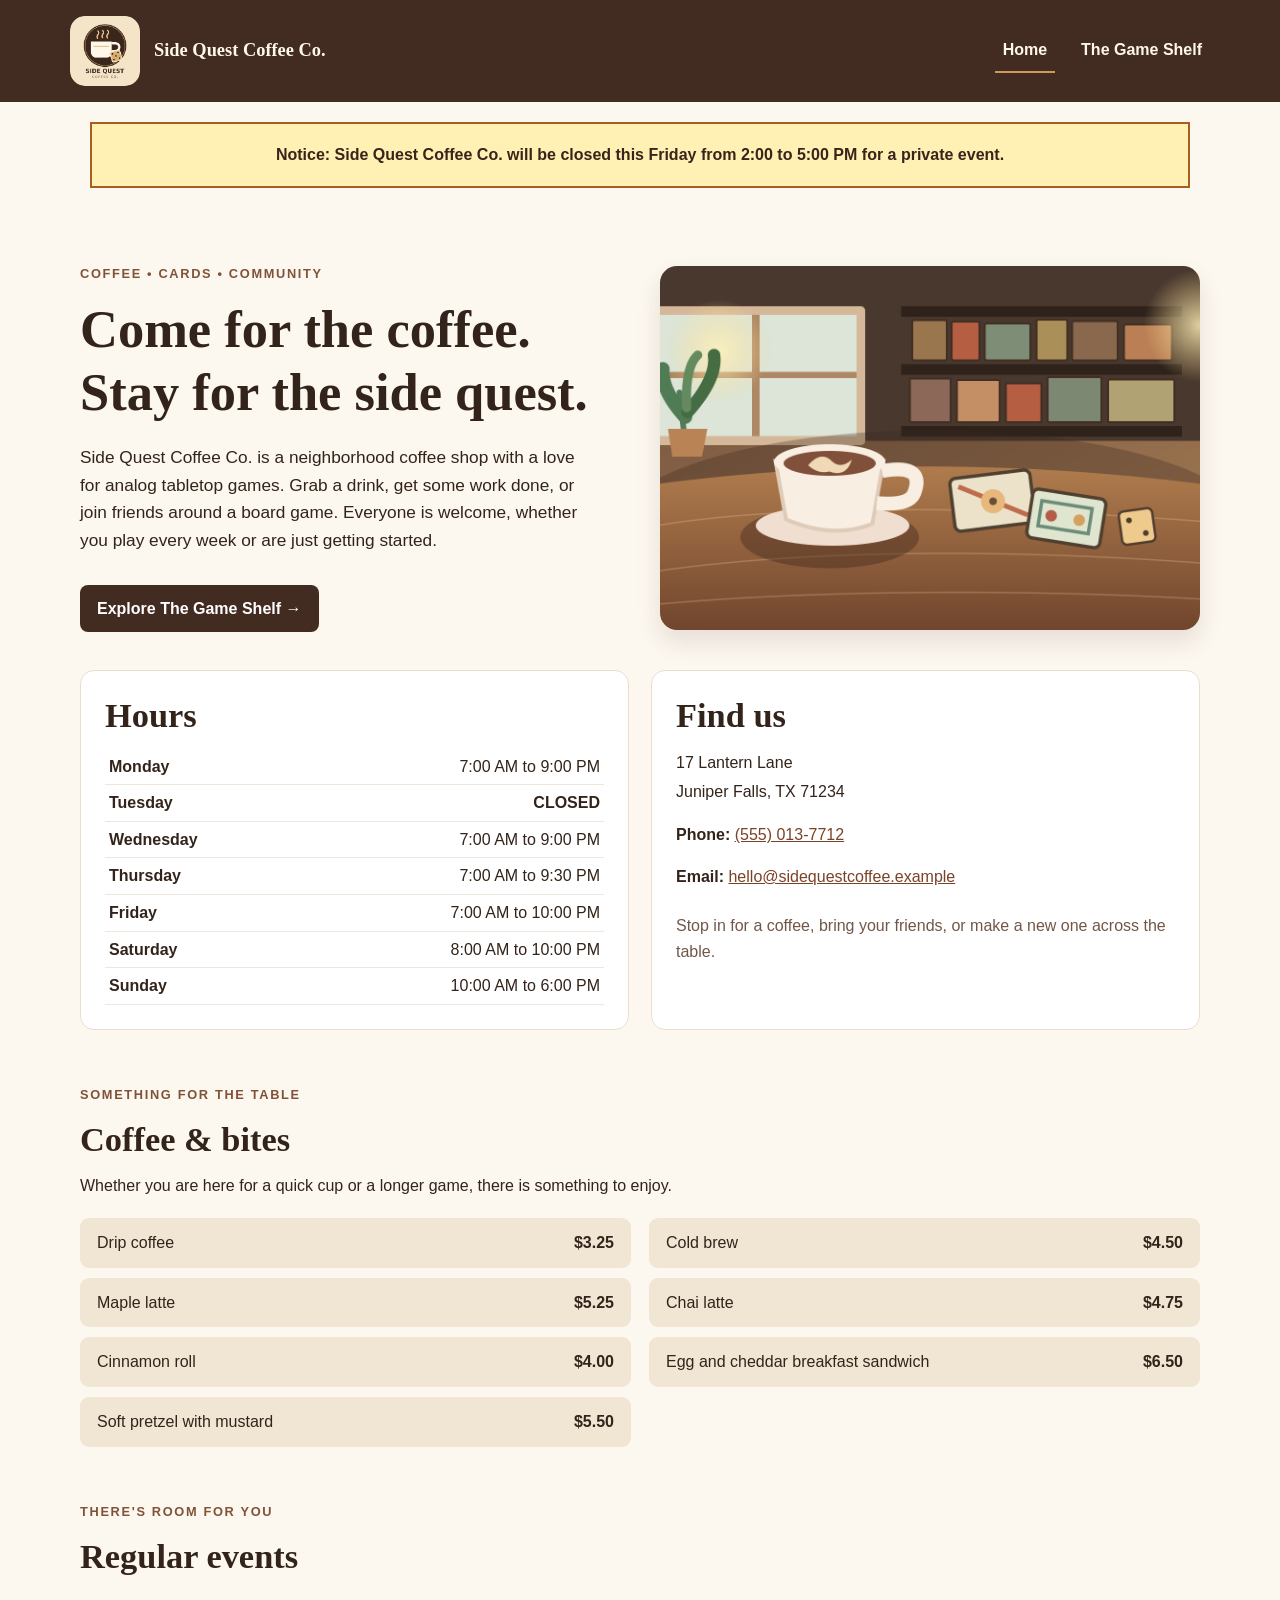
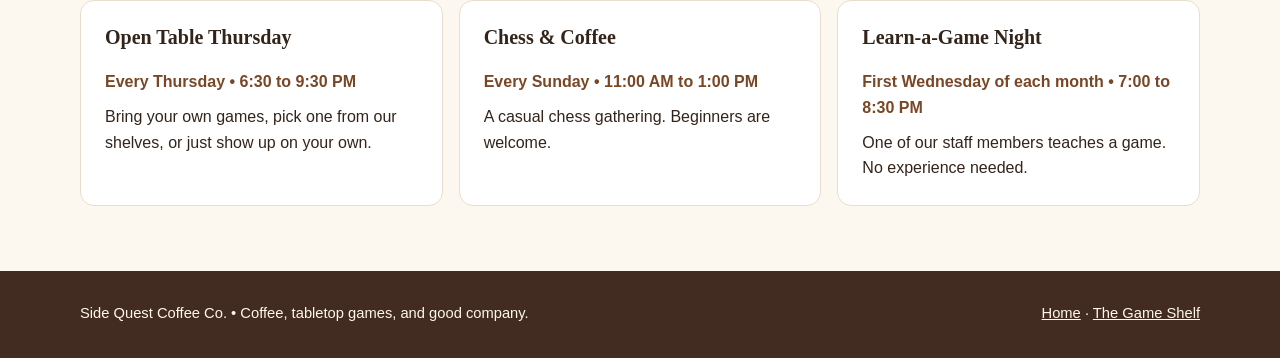
<file: index.html>
<!DOCTYPE html>
<html lang="en">
<head>
  <meta charset="UTF-8">
  <meta name="viewport" content="width=device-width, initial-scale=1">
  <meta name="description" content="Side Quest Coffee Co. is a neighborhood coffee shop and tabletop gaming space in Juniper Falls.">
  <title>Home | Side Quest Coffee Co.</title>
  <link rel="stylesheet" href="style.css">
</head>
<body>
  <header class="site-header">
    <div class="header-inner">
      <a class="brand" href="index.html" aria-label="Side Quest Coffee Co. home">
        <img src="images/sidequest-logo.png" alt="Side Quest Coffee Co. logo showing a coffee cup and a five-dot game die" width="76" height="76">
        <span>Side Quest Coffee Co.</span>
      </a>
      <nav aria-label="Main navigation">
        <a href="index.html" aria-current="page">Home</a>
        <a href="games.html">The Game Shelf</a>
      </nav>
    </div>
  </header>

  <main>
    
<p style="background-color: #fff0b3; color: #38241b; border: 2px solid #a85e20; padding: 18px; margin: 20px auto; max-width: 1100px; font-weight: bold; text-align: center;">
  Notice: Side Quest Coffee Co. will be closed this Friday from 2:00 to 5:00 PM for a private event.
</p>

    <section class="hero wrapper">
      <div class="hero-copy">
        <p class="eyebrow">Coffee • Cards • Community</p>
        <h1>Come for the coffee. Stay for the side quest.</h1>
        <p>Side Quest Coffee Co. is a neighborhood coffee shop with a love for analog tabletop games. Grab a drink, get some work done, or join friends around a board game. Everyone is welcome, whether you play every week or are just getting started.</p>
        <a class="button" href="games.html">Explore The Game Shelf →</a>
      </div>
      <img class="hero-image" src="images/coffee-and-games.png" alt="Warm coffee shop scene with a latte, tabletop game cards and a die on a wooden community table" width="1300" height="760">
    </section>

    <div class="wrapper info-grid">
      <section class="panel" aria-labelledby="hours-heading">
        <h2 id="hours-heading">Hours</h2>
        <table class="hours-table">
          <tbody>
            <tr><th scope="row">Monday</th><td>7:00 AM to 9:00 PM</td></tr>
            <tr><th scope="row">Tuesday</th><td><strong>CLOSED</strong></td></tr>
            <tr><th scope="row">Wednesday</th><td>7:00 AM to 9:00 PM</td></tr>
            <tr><th scope="row">Thursday</th><td>7:00 AM to 9:30 PM</td></tr>
            <tr><th scope="row">Friday</th><td>7:00 AM to 10:00 PM</td></tr>
            <tr><th scope="row">Saturday</th><td>8:00 AM to 10:00 PM</td></tr>
            <tr><th scope="row">Sunday</th><td>10:00 AM to 6:00 PM</td></tr>
          </tbody>
        </table>
      </section>
      <section class="panel" aria-labelledby="visit-heading">
        <h2 id="visit-heading">Find us</h2>
        <address>
          17 Lantern Lane<br>
          Juniper Falls, TX 71234
        </address>
        <p><strong>Phone:</strong> <a href="tel:5550137712">(555) 013-7712</a></p>
        <p><strong>Email:</strong> <a href="mailto:hello@sidequestcoffee.example">hello@sidequestcoffee.example</a></p>
        <p class="small-note">Stop in for a coffee, bring your friends, or make a new one across the table.</p>
      </section>
    </div>

    <section class="wrapper section" aria-labelledby="menu-heading">
      <p class="eyebrow">Something for the table</p>
      <h2 id="menu-heading">Coffee & bites</h2>
      <p>Whether you are here for a quick cup or a longer game, there is something to enjoy.</p>
      <div class="menu-grid">
        <div class="menu-item"><span>Drip coffee</span><strong>$3.25</strong></div>
        <div class="menu-item"><span>Cold brew</span><strong>$4.50</strong></div>
        <div class="menu-item"><span>Maple latte</span><strong>$5.25</strong></div>
        <div class="menu-item"><span>Chai latte</span><strong>$4.75</strong></div>
        <div class="menu-item"><span>Cinnamon roll</span><strong>$4.00</strong></div>
        <div class="menu-item"><span>Egg and cheddar breakfast sandwich</span><strong>$6.50</strong></div>
        <div class="menu-item"><span>Soft pretzel with mustard</span><strong>$5.50</strong></div>
      </div>
    </section>

    <section class="wrapper section" aria-labelledby="events-heading">
      <p class="eyebrow">There's room for you</p>
      <h2 id="events-heading">Regular events</h2>
      <div class="event-grid">
        <article class="event-card"><h3>Open Table Thursday</h3><p class="event-time">Every Thursday • 6:30 to 9:30 PM</p><p>Bring your own games, pick one from our shelves, or just show up on your own.</p></article>
        <article class="event-card"><h3>Chess & Coffee</h3><p class="event-time">Every Sunday • 11:00 AM to 1:00 PM</p><p>A casual chess gathering. Beginners are welcome.</p></article>
        <article class="event-card"><h3>Learn-a-Game Night</h3><p class="event-time">First Wednesday of each month • 7:00 to 8:30 PM</p><p>One of our staff members teaches a game. No experience needed.</p></article>
      </div>
    </section>
  </main>

  <footer class="site-footer"><div class="wrapper"><p>Side Quest Coffee Co. • Coffee, tabletop games, and good company.</p><p><a href="index.html">Home</a> · <a href="games.html">The Game Shelf</a></p></div></footer>
</body>
</html>
</file>
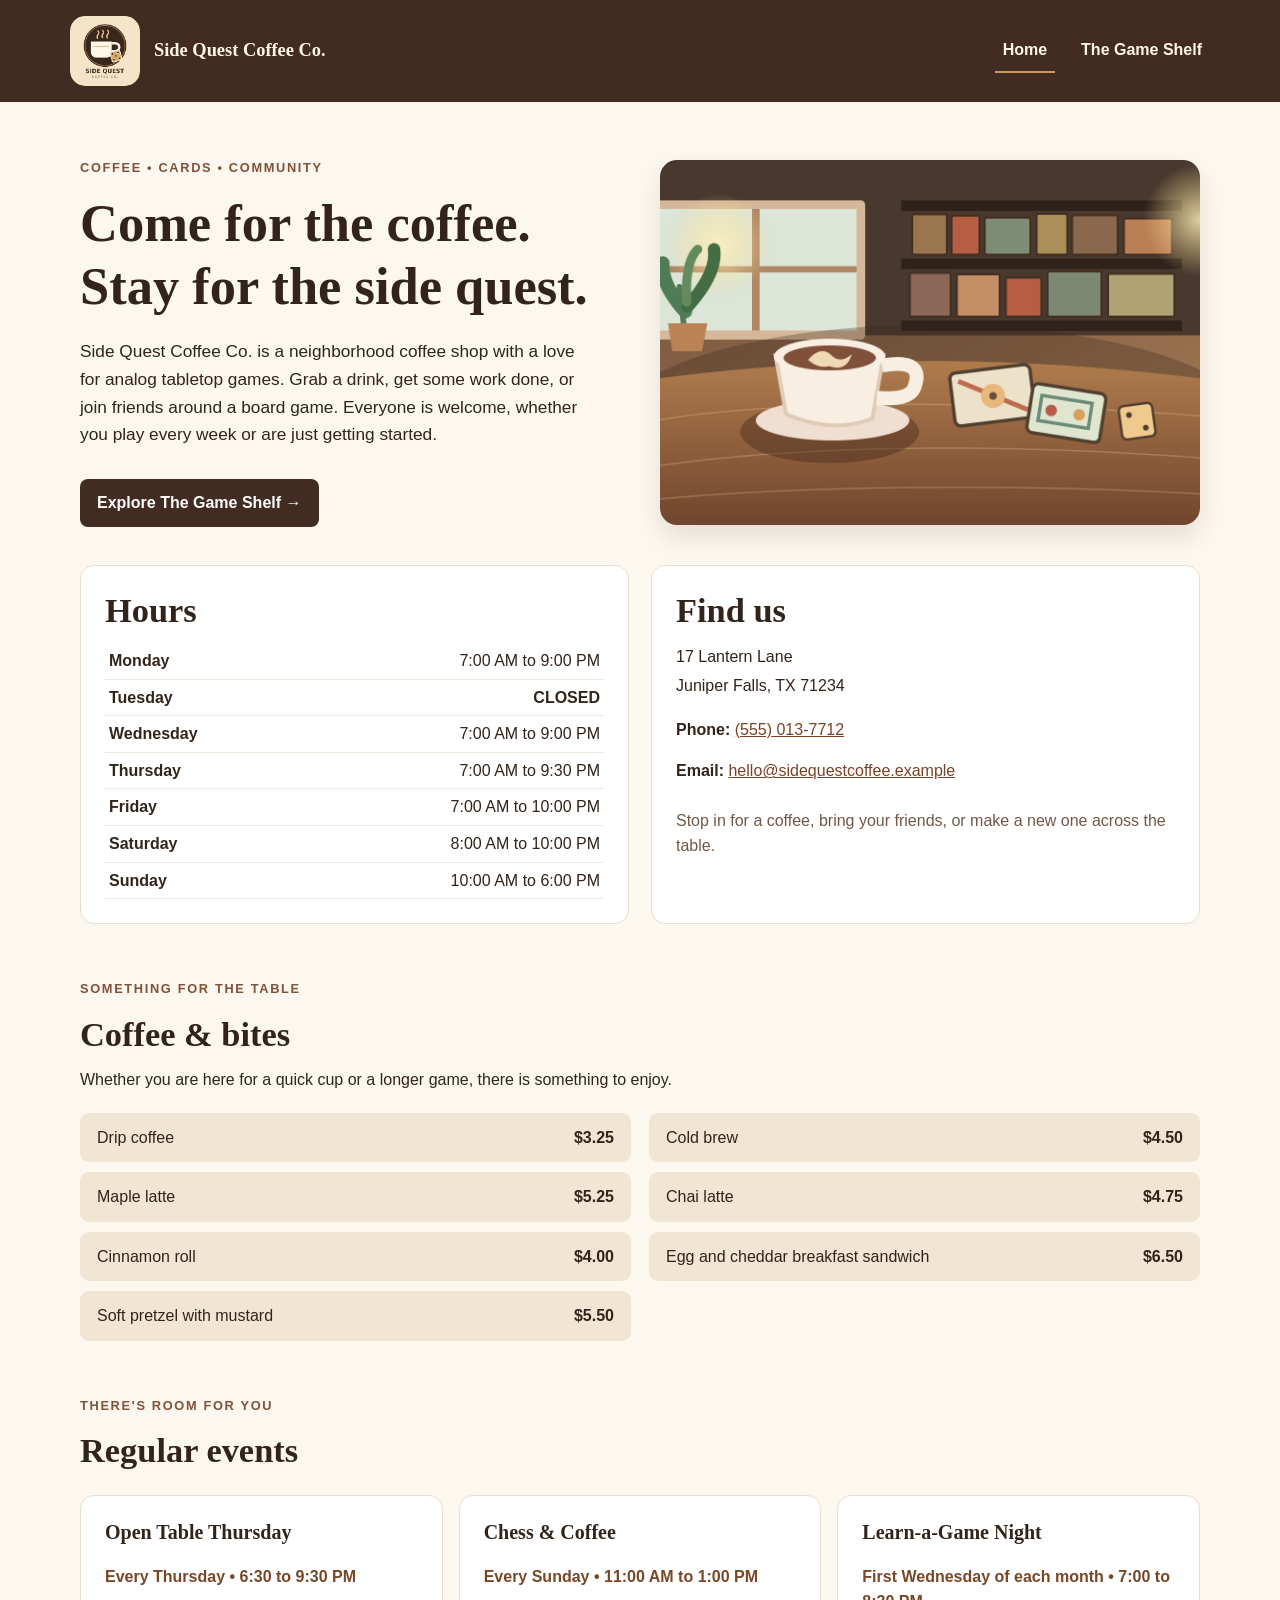
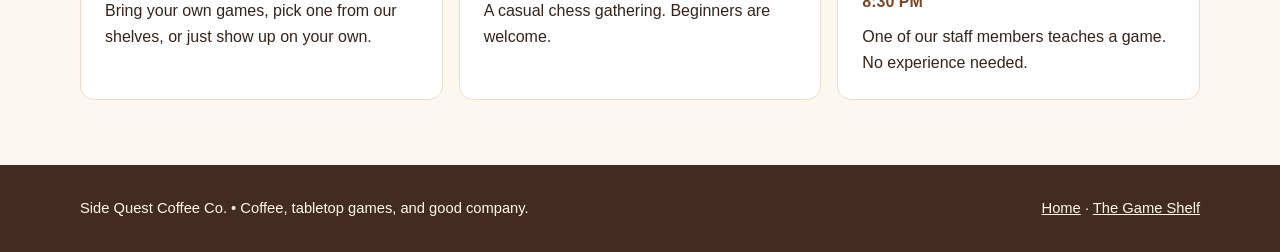
<file: Side_Quest_Ready_to_Upload/index.html>
<!DOCTYPE html>
<html lang="en">
<head>
  <meta charset="UTF-8">
  <meta name="viewport" content="width=device-width, initial-scale=1">
  <meta name="description" content="Side Quest Coffee Co. is a neighborhood coffee shop and tabletop gaming space in Juniper Falls.">
  <title>Home | Side Quest Coffee Co.</title>
  <link rel="stylesheet" href="style.css">
</head>
<body>
  <header class="site-header">
    <div class="header-inner">
      <a class="brand" href="index.html" aria-label="Side Quest Coffee Co. home">
        <img src="images/sidequest-logo.png" alt="Side Quest Coffee Co. logo showing a coffee cup and a five-dot game die" width="76" height="76">
        <span>Side Quest Coffee Co.</span>
      </a>
      <nav aria-label="Main navigation">
        <a href="index.html" aria-current="page">Home</a>
        <a href="games.html">The Game Shelf</a>
      </nav>
    </div>
  </header>

  <main>
    <section class="hero wrapper">
      <div class="hero-copy">
        <p class="eyebrow">Coffee • Cards • Community</p>
        <h1>Come for the coffee. Stay for the side quest.</h1>
        <p>Side Quest Coffee Co. is a neighborhood coffee shop with a love for analog tabletop games. Grab a drink, get some work done, or join friends around a board game. Everyone is welcome, whether you play every week or are just getting started.</p>
        <a class="button" href="games.html">Explore The Game Shelf →</a>
      </div>
      <img class="hero-image" src="images/coffee-and-games.png" alt="Warm coffee shop scene with a latte, tabletop game cards and a die on a wooden community table" width="1300" height="760">
    </section>

    <div class="wrapper info-grid">
      <section class="panel" aria-labelledby="hours-heading">
        <h2 id="hours-heading">Hours</h2>
        <table class="hours-table">
          <tbody>
            <tr><th scope="row">Monday</th><td>7:00 AM to 9:00 PM</td></tr>
            <tr><th scope="row">Tuesday</th><td><strong>CLOSED</strong></td></tr>
            <tr><th scope="row">Wednesday</th><td>7:00 AM to 9:00 PM</td></tr>
            <tr><th scope="row">Thursday</th><td>7:00 AM to 9:30 PM</td></tr>
            <tr><th scope="row">Friday</th><td>7:00 AM to 10:00 PM</td></tr>
            <tr><th scope="row">Saturday</th><td>8:00 AM to 10:00 PM</td></tr>
            <tr><th scope="row">Sunday</th><td>10:00 AM to 6:00 PM</td></tr>
          </tbody>
        </table>
      </section>
      <section class="panel" aria-labelledby="visit-heading">
        <h2 id="visit-heading">Find us</h2>
        <address>
          17 Lantern Lane<br>
          Juniper Falls, TX 71234
        </address>
        <p><strong>Phone:</strong> <a href="tel:5550137712">(555) 013-7712</a></p>
        <p><strong>Email:</strong> <a href="mailto:hello@sidequestcoffee.example">hello@sidequestcoffee.example</a></p>
        <p class="small-note">Stop in for a coffee, bring your friends, or make a new one across the table.</p>
      </section>
    </div>

    <section class="wrapper section" aria-labelledby="menu-heading">
      <p class="eyebrow">Something for the table</p>
      <h2 id="menu-heading">Coffee & bites</h2>
      <p>Whether you are here for a quick cup or a longer game, there is something to enjoy.</p>
      <div class="menu-grid">
        <div class="menu-item"><span>Drip coffee</span><strong>$3.25</strong></div>
        <div class="menu-item"><span>Cold brew</span><strong>$4.50</strong></div>
        <div class="menu-item"><span>Maple latte</span><strong>$5.25</strong></div>
        <div class="menu-item"><span>Chai latte</span><strong>$4.75</strong></div>
        <div class="menu-item"><span>Cinnamon roll</span><strong>$4.00</strong></div>
        <div class="menu-item"><span>Egg and cheddar breakfast sandwich</span><strong>$6.50</strong></div>
        <div class="menu-item"><span>Soft pretzel with mustard</span><strong>$5.50</strong></div>
      </div>
    </section>

    <section class="wrapper section" aria-labelledby="events-heading">
      <p class="eyebrow">There's room for you</p>
      <h2 id="events-heading">Regular events</h2>
      <div class="event-grid">
        <article class="event-card"><h3>Open Table Thursday</h3><p class="event-time">Every Thursday • 6:30 to 9:30 PM</p><p>Bring your own games, pick one from our shelves, or just show up on your own.</p></article>
        <article class="event-card"><h3>Chess & Coffee</h3><p class="event-time">Every Sunday • 11:00 AM to 1:00 PM</p><p>A casual chess gathering. Beginners are welcome.</p></article>
        <article class="event-card"><h3>Learn-a-Game Night</h3><p class="event-time">First Wednesday of each month • 7:00 to 8:30 PM</p><p>One of our staff members teaches a game. No experience needed.</p></article>
      </div>
    </section>
  </main>

  <footer class="site-footer"><div class="wrapper"><p>Side Quest Coffee Co. • Coffee, tabletop games, and good company.</p><p><a href="index.html">Home</a> · <a href="games.html">The Game Shelf</a></p></div></footer>
</body>
</html>
</file>
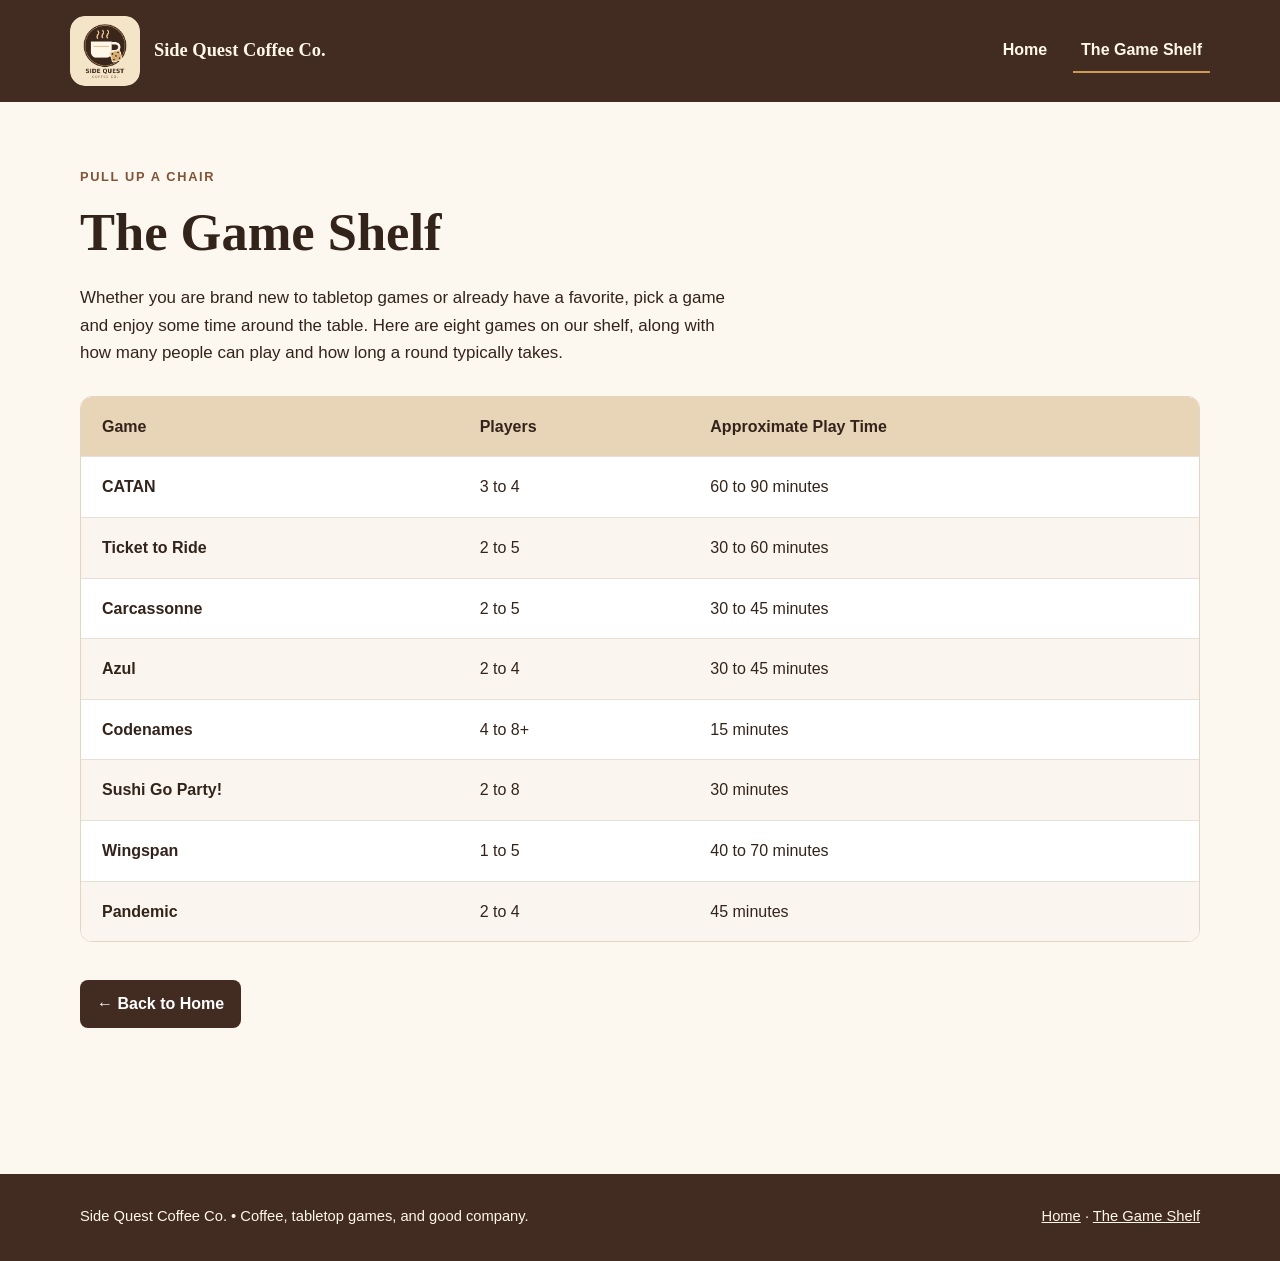
<file: games.html>
<!DOCTYPE html>
<html lang="en">
<head>
  <meta charset="UTF-8">
  <meta name="viewport" content="width=device-width, initial-scale=1">
  <meta name="description" content="Explore tabletop games at Side Quest Coffee Co., with player counts and approximate play times.">
  <title>The Game Shelf | Side Quest Coffee Co.</title>
  <link rel="stylesheet" href="style.css">
</head>
<body>
  <header class="site-header">
    <div class="header-inner">
      <a class="brand" href="index.html" aria-label="Side Quest Coffee Co. home">
        <img src="images/sidequest-logo.png" alt="Side Quest Coffee Co. logo showing a coffee cup and a five-dot game die" width="76" height="76">
        <span>Side Quest Coffee Co.</span>
      </a>
      <nav aria-label="Main navigation">
        <a href="index.html">Home</a>
        <a href="games.html" aria-current="page">The Game Shelf</a>
      </nav>
    </div>
  </header>
  <main class="wrapper game-main">
    <p class="eyebrow">Pull up a chair</p>
    <h1>The Game Shelf</h1>
    <p class="intro">Whether you are brand new to tabletop games or already have a favorite, pick a game and enjoy some time around the table. Here are eight games on our shelf, along with how many people can play and how long a round typically takes.</p>
    <div class="table-scroll">
      <table class="game-table">
        <thead><tr><th scope="col">Game</th><th scope="col">Players</th><th scope="col">Approximate Play Time</th></tr></thead>
        <tbody>
          <tr><th scope="row">CATAN</th><td>3 to 4</td><td>60 to 90 minutes</td></tr>
          <tr><th scope="row">Ticket to Ride</th><td>2 to 5</td><td>30 to 60 minutes</td></tr>
          <tr><th scope="row">Carcassonne</th><td>2 to 5</td><td>30 to 45 minutes</td></tr>
          <tr><th scope="row">Azul</th><td>2 to 4</td><td>30 to 45 minutes</td></tr>
          <tr><th scope="row">Codenames</th><td>4 to 8+</td><td>15 minutes</td></tr>
          <tr><th scope="row">Sushi Go Party!</th><td>2 to 8</td><td>30 minutes</td></tr>
          <tr><th scope="row">Wingspan</th><td>1 to 5</td><td>40 to 70 minutes</td></tr>
          <tr><th scope="row">Pandemic</th><td>2 to 4</td><td>45 minutes</td></tr>
        </tbody>
      </table>
    </div>
    <p class="back-home"><a class="button" href="index.html">← Back to Home</a></p>
  </main>
  <footer class="site-footer"><div class="wrapper"><p>Side Quest Coffee Co. • Coffee, tabletop games, and good company.</p><p><a href="index.html">Home</a> · <a href="games.html">The Game Shelf</a></p></div></footer>
</body>
</html>
</file>
<file: style.css>
:root {
  --ink: #33241b;
  --brown: #422b21;
  --coffee: #805337;
  --cream: #fcf7ef;
  --tan: #efe1cd;
  --gold: #cf9958;
}
* { box-sizing: border-box; }
html { scroll-behavior: smooth; }
body { margin: 0; color: var(--ink); background: var(--cream); font-family: "Segoe UI", Arial, sans-serif; line-height: 1.6; }
a { color: #7a4227; }
a:hover { text-decoration-thickness: 2px; }
a:focus-visible { outline: 3px solid #c98c43; outline-offset: 4px; }
h1, h2, h3 { font-family: Georgia, "Times New Roman", serif; line-height: 1.2; }
h1 { font-size: clamp(2.1rem, 4.1vw, 3.65rem); margin: 0 0 20px; }
h2 { font-size: clamp(1.6rem, 3vw, 2.15rem); margin: 0 0 12px; }
h3 { font-size: 1.25rem; margin-top: 0; }
.wrapper { width: min(1120px, calc(100% - 40px)); margin: 0 auto; }
.site-header { background: var(--brown); color: #fff8e9; }
.header-inner { max-width: 1180px; min-height: 102px; padding: 13px 20px; margin: auto; display: flex; gap: 24px; align-items: center; justify-content: space-between; }
.brand { display: flex; align-items: center; gap: 14px; font-family: Georgia, serif; font-size: 1.15rem; font-weight: 700; color: #fff8e9; text-decoration: none; }
.brand img { width: 70px; height: 70px; object-fit: contain; border-radius: 15px; }
nav { display: flex; gap: 18px; flex-wrap: wrap; }
nav a, .site-footer a { color: #fff8e9; }
nav a { text-decoration: none; padding: 8px; border-bottom: 2px solid transparent; font-weight: 650; }
nav a[aria-current="page"], nav a:hover { border-bottom-color: var(--gold); }
.hero { padding-top: 56px; padding-bottom: 38px; display: grid; grid-template-columns: 1fr 1fr; align-items: center; gap: 40px; }
.hero-copy p:not(.eyebrow) { max-width: 53ch; font-size: 1.08rem; }
.eyebrow { margin: 0 0 14px; font-size: .8rem; font-weight: 800; letter-spacing: .13em; text-transform: uppercase; color: #805338; }
.hero-image { display: block; width: 100%; height: auto; aspect-ratio: 1.48; border-radius: 17px; object-fit: cover; box-shadow: 0 12px 25px #422b211e; }
.button { display: inline-block; background: var(--brown); color: white; border-radius: 8px; padding: 11px 17px; text-decoration: none; font-weight: 750; margin-top: 13px; }
.button:hover { background: #795033; }
.info-grid { display: grid; grid-template-columns: 1fr 1fr; gap: 22px; }
.panel, .event-card { background: white; border: 1px solid #e9decd; border-radius: 14px; padding: 24px; }
.hours-table, .game-table { width: 100%; border-collapse: collapse; }
.hours-table th, .hours-table td { padding: 5px 4px; border-bottom: 1px solid #eee7dd; text-align: left; }
.hours-table th { font-weight: 650; }
.hours-table td { text-align: right; }
address { font-style: normal; line-height: 1.8; }
.small-note { margin-top: 24px; color: #715747; }
.section { padding: 55px 0 0; }
.section > p:not(.eyebrow) { margin-top: 0; }
.menu-grid { display: grid; grid-template-columns: repeat(2,minmax(0,1fr)); gap: 10px 18px; margin-top: 20px; }
.menu-item { display: flex; align-items: baseline; justify-content: space-between; gap: 18px; background: #f1e5d4; padding: 12px 17px; border-radius: 9px; }
.menu-item strong { white-space: nowrap; }
.event-grid { display: grid; grid-template-columns: repeat(3,minmax(0,1fr)); gap: 16px; margin-top: 23px; }
.event-card p { margin: 9px 0 0; }
.event-time { font-weight: 800; color: #794626; }
.site-footer { margin-top: 65px; padding: 17px 0; background: var(--brown); color: #fff8e9; font-size: .92rem; }
.site-footer .wrapper { display: flex; justify-content: space-between; gap: 16px; flex-wrap: wrap; }
.game-main { padding-top: 65px; padding-bottom: 65px; min-height: 65vh; }
.intro { max-width: 70ch; font-size: 1.06rem; margin-bottom: 30px; }
.table-scroll { overflow-x: auto; border: 1px solid #e2d5c4; border-radius: 12px; }
.game-table { min-width: 485px; background: white; }
.game-table thead { background: #e8d4b7; }
.game-table th, .game-table td { padding: 17px 21px; text-align: left; border-bottom: 1px solid #e8e0d5; }
.game-table tbody tr:nth-child(even) { background: #faf5ee; }
.game-table tbody tr:last-child th, .game-table tbody tr:last-child td { border-bottom: none; }
.back-home { margin-top: 25px; }
@media (max-width: 750px) {
  .header-inner { align-items: flex-start; flex-direction: column; gap: 5px; }
  .brand img { width: 57px; height: 57px; }
  .hero, .info-grid { grid-template-columns: 1fr; }
  .hero { padding-top: 33px; gap: 25px; }
  .event-grid { grid-template-columns: 1fr; }
}
@media (max-width: 520px) { .menu-grid { grid-template-columns: 1fr; } .site-footer .wrapper { flex-direction: column; gap: 0; } }
</file>
<file: Side_Quest_Ready_to_Upload/style.css>
:root {
  --ink: #33241b;
  --brown: #422b21;
  --coffee: #805337;
  --cream: #fcf7ef;
  --tan: #efe1cd;
  --gold: #cf9958;
}
* { box-sizing: border-box; }
html { scroll-behavior: smooth; }
body { margin: 0; color: var(--ink); background: var(--cream); font-family: "Segoe UI", Arial, sans-serif; line-height: 1.6; }
a { color: #7a4227; }
a:hover { text-decoration-thickness: 2px; }
a:focus-visible { outline: 3px solid #c98c43; outline-offset: 4px; }
h1, h2, h3 { font-family: Georgia, "Times New Roman", serif; line-height: 1.2; }
h1 { font-size: clamp(2.1rem, 4.1vw, 3.65rem); margin: 0 0 20px; }
h2 { font-size: clamp(1.6rem, 3vw, 2.15rem); margin: 0 0 12px; }
h3 { font-size: 1.25rem; margin-top: 0; }
.wrapper { width: min(1120px, calc(100% - 40px)); margin: 0 auto; }
.site-header { background: var(--brown); color: #fff8e9; }
.header-inner { max-width: 1180px; min-height: 102px; padding: 13px 20px; margin: auto; display: flex; gap: 24px; align-items: center; justify-content: space-between; }
.brand { display: flex; align-items: center; gap: 14px; font-family: Georgia, serif; font-size: 1.15rem; font-weight: 700; color: #fff8e9; text-decoration: none; }
.brand img { width: 70px; height: 70px; object-fit: contain; border-radius: 15px; }
nav { display: flex; gap: 18px; flex-wrap: wrap; }
nav a, .site-footer a { color: #fff8e9; }
nav a { text-decoration: none; padding: 8px; border-bottom: 2px solid transparent; font-weight: 650; }
nav a[aria-current="page"], nav a:hover { border-bottom-color: var(--gold); }
.hero { padding-top: 56px; padding-bottom: 38px; display: grid; grid-template-columns: 1fr 1fr; align-items: center; gap: 40px; }
.hero-copy p:not(.eyebrow) { max-width: 53ch; font-size: 1.08rem; }
.eyebrow { margin: 0 0 14px; font-size: .8rem; font-weight: 800; letter-spacing: .13em; text-transform: uppercase; color: #805338; }
.hero-image { display: block; width: 100%; height: auto; aspect-ratio: 1.48; border-radius: 17px; object-fit: cover; box-shadow: 0 12px 25px #422b211e; }
.button { display: inline-block; background: var(--brown); color: white; border-radius: 8px; padding: 11px 17px; text-decoration: none; font-weight: 750; margin-top: 13px; }
.button:hover { background: #795033; }
.info-grid { display: grid; grid-template-columns: 1fr 1fr; gap: 22px; }
.panel, .event-card { background: white; border: 1px solid #e9decd; border-radius: 14px; padding: 24px; }
.hours-table, .game-table { width: 100%; border-collapse: collapse; }
.hours-table th, .hours-table td { padding: 5px 4px; border-bottom: 1px solid #eee7dd; text-align: left; }
.hours-table th { font-weight: 650; }
.hours-table td { text-align: right; }
address { font-style: normal; line-height: 1.8; }
.small-note { margin-top: 24px; color: #715747; }
.section { padding: 55px 0 0; }
.section > p:not(.eyebrow) { margin-top: 0; }
.menu-grid { display: grid; grid-template-columns: repeat(2,minmax(0,1fr)); gap: 10px 18px; margin-top: 20px; }
.menu-item { display: flex; align-items: baseline; justify-content: space-between; gap: 18px; background: #f1e5d4; padding: 12px 17px; border-radius: 9px; }
.menu-item strong { white-space: nowrap; }
.event-grid { display: grid; grid-template-columns: repeat(3,minmax(0,1fr)); gap: 16px; margin-top: 23px; }
.event-card p { margin: 9px 0 0; }
.event-time { font-weight: 800; color: #794626; }
.site-footer { margin-top: 65px; padding: 17px 0; background: var(--brown); color: #fff8e9; font-size: .92rem; }
.site-footer .wrapper { display: flex; justify-content: space-between; gap: 16px; flex-wrap: wrap; }
.game-main { padding-top: 65px; padding-bottom: 65px; min-height: 65vh; }
.intro { max-width: 70ch; font-size: 1.06rem; margin-bottom: 30px; }
.table-scroll { overflow-x: auto; border: 1px solid #e2d5c4; border-radius: 12px; }
.game-table { min-width: 485px; background: white; }
.game-table thead { background: #e8d4b7; }
.game-table th, .game-table td { padding: 17px 21px; text-align: left; border-bottom: 1px solid #e8e0d5; }
.game-table tbody tr:nth-child(even) { background: #faf5ee; }
.game-table tbody tr:last-child th, .game-table tbody tr:last-child td { border-bottom: none; }
.back-home { margin-top: 25px; }
@media (max-width: 750px) {
  .header-inner { align-items: flex-start; flex-direction: column; gap: 5px; }
  .brand img { width: 57px; height: 57px; }
  .hero, .info-grid { grid-template-columns: 1fr; }
  .hero { padding-top: 33px; gap: 25px; }
  .event-grid { grid-template-columns: 1fr; }
}
@media (max-width: 520px) { .menu-grid { grid-template-columns: 1fr; } .site-footer .wrapper { flex-direction: column; gap: 0; } }
</file>
